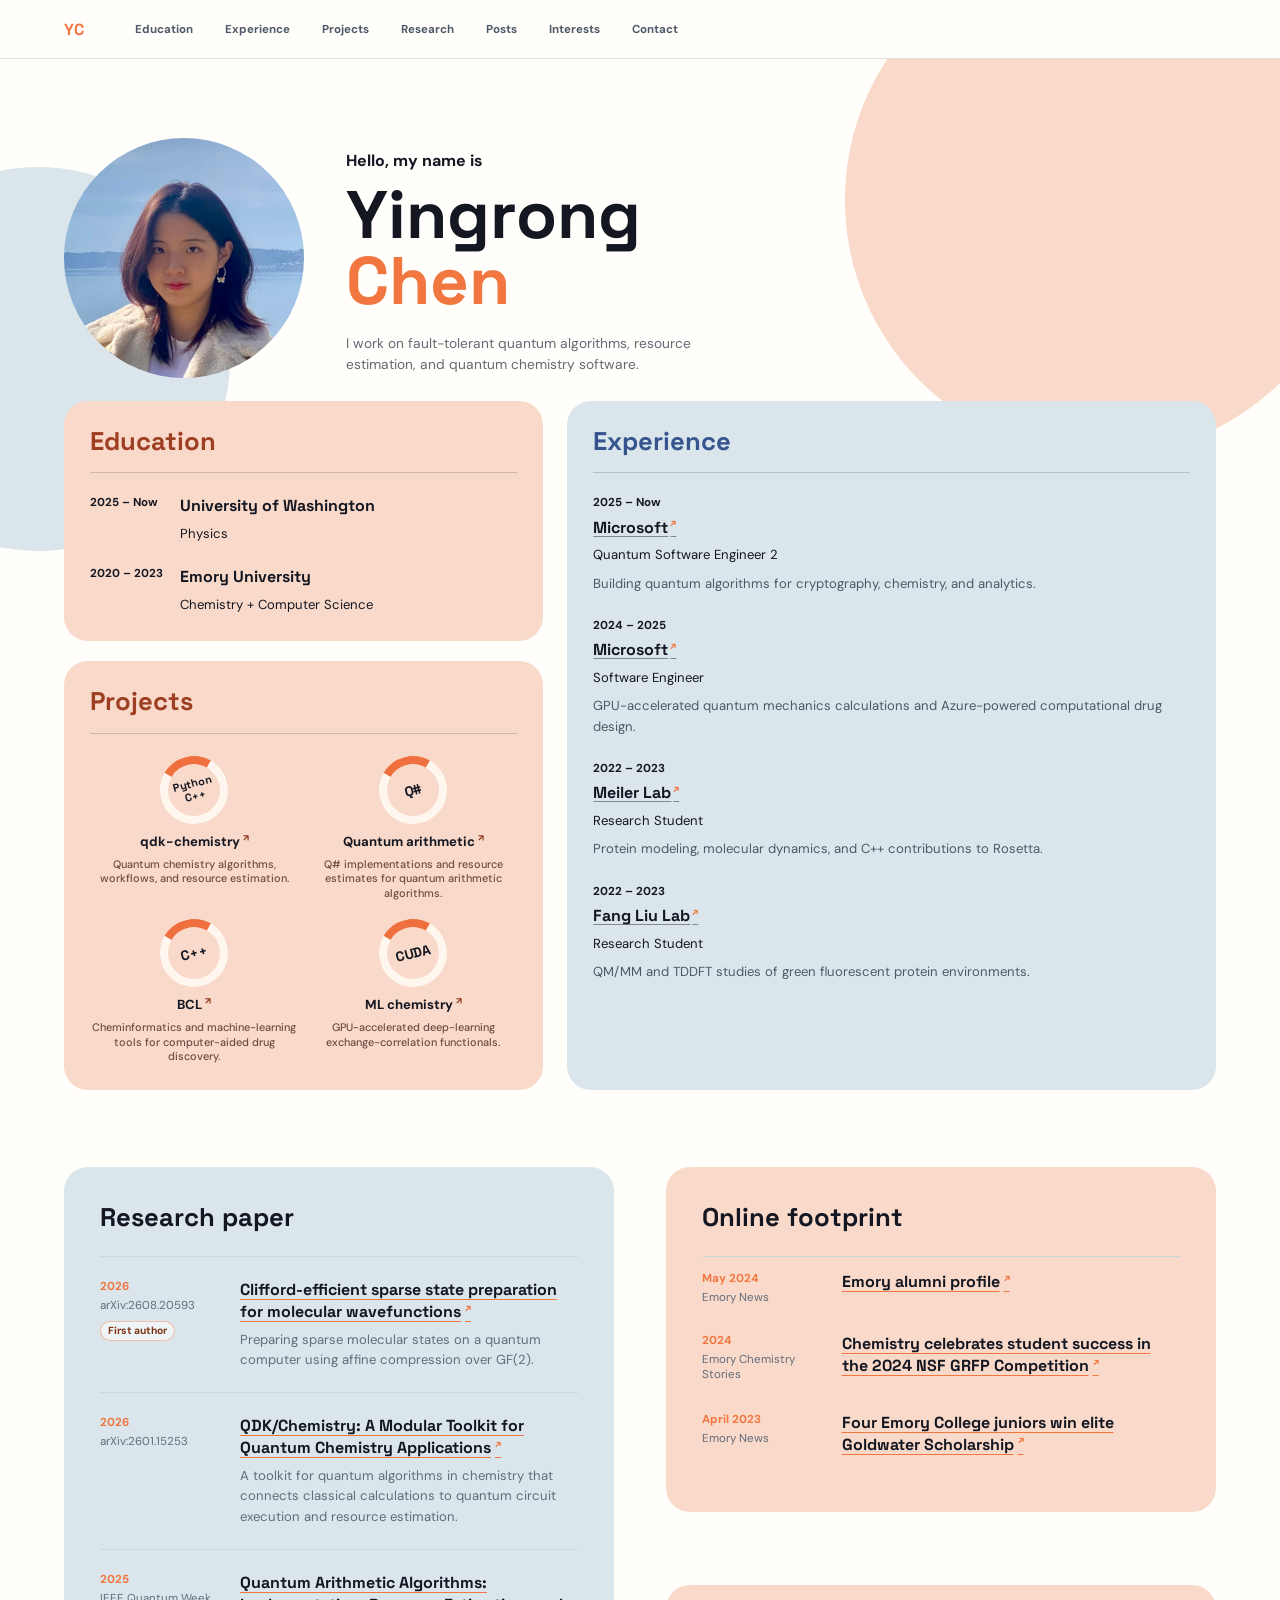
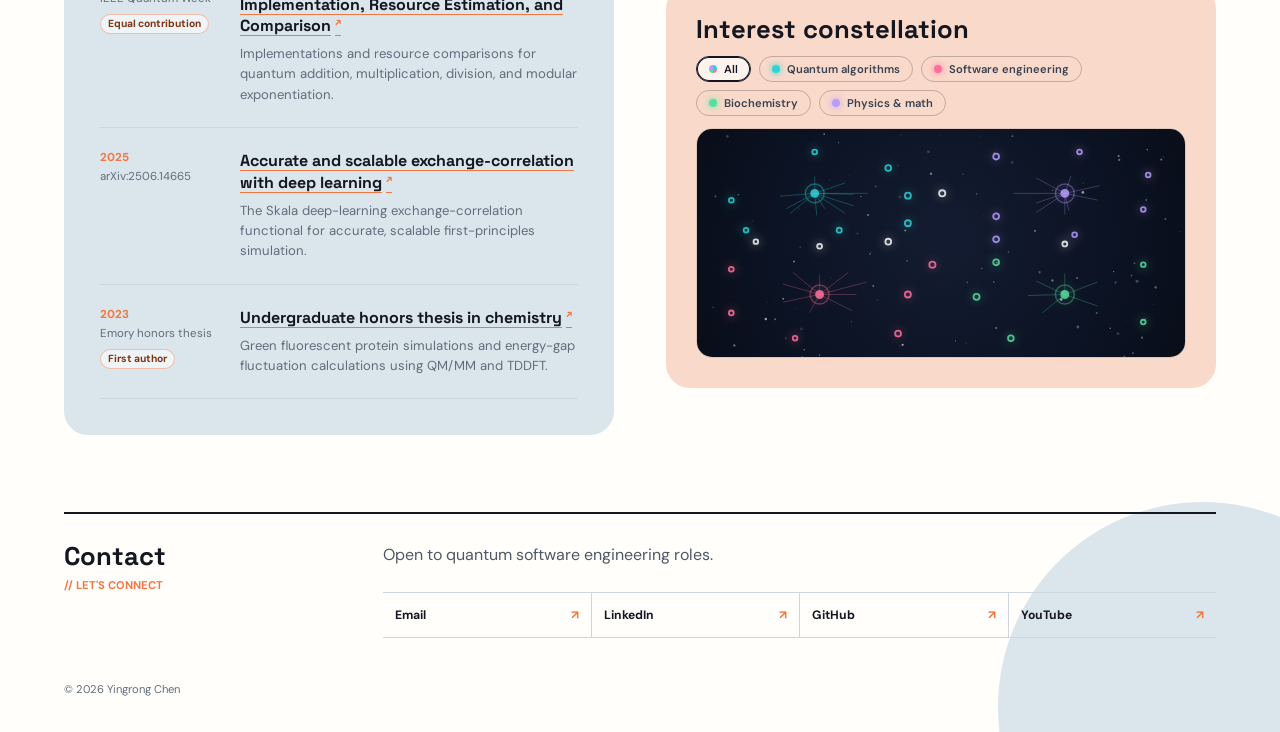
<file: index.html>
<!DOCTYPE html>
<html lang="en">

<head>
  <meta charset="utf-8" />
  <meta name="author" content="Yingrong Chen" />
  <meta name="viewport" content="width=device-width, initial-scale=1" />
  <title>Yingrong Chen | Portfolio</title>
  <link rel="preconnect" href="https://fonts.googleapis.com" />
  <link rel="preconnect" href="https://fonts.gstatic.com" crossorigin />
  <link href="https://fonts.googleapis.com/css2?family=DM+Sans:wght@400;500;600&family=Space+Grotesk:wght@500;600;700&display=swap" rel="stylesheet" />
  <link rel="stylesheet" href="/styles.css?v=20261015-3" />
</head>

<body class="profile-poster-page">
  <a class="skip-link" href="#main-content">Skip to content</a>

  <nav class="section-nav" aria-label="Portfolio sections">
    <div class="section-nav-inner">
      <a class="section-nav-brand" href="#top" aria-label="Back to top">YC</a>
      <div class="section-nav-links">
        <a href="#education">Education</a>
        <a href="#experience">Experience</a>
        <a href="#code">Projects</a>
        <a href="#research">Research</a>
        <a href="#footprint">Posts</a>
        <a href="#constellation">Interests</a>
        <a href="#contact">Contact</a>
      </div>
    </div>
  </nav>

  <main class="profile-poster" id="main-content">
    <div class="poster-shape poster-shape-blue" aria-hidden="true"></div>
    <div class="poster-shape poster-shape-peach" aria-hidden="true"></div>
    <div class="poster-shape poster-shape-bottom" aria-hidden="true"></div>

    <header class="poster-hero" id="top">
      <button class="poster-portrait" type="button" aria-label="Show Lady the cat" aria-pressed="false" title="Double-click to meet Lady">
        <img src="/images/profile.png" data-person-src="/images/profile.png" data-cat-src="/images/lady-cat.webp" itemprop="image" alt="Yingrong Chen" />
      </button>
      <div class="poster-intro">
        <p class="hello">Hello, my name is</p>
        <h1 itemprop="name">Yingrong <span>Chen</span></h1>
        <p class="intro-copy">
          I work on fault-tolerant quantum algorithms, resource estimation, and quantum chemistry software.
        </p>
      </div>
    </header>

    <div class="poster-grid">
      <section class="poster-card education-card" id="education">
        <h2>Education</h2>
        <div class="education-row">
          <p>2025 – Now</p>
          <div><h3>University of Washington</h3><span>Physics</span></div>
        </div>
        <div class="education-row">
          <p>2020 – 2023</p>
          <div><h3>Emory University</h3><span>Chemistry + Computer Science</span></div>
        </div>
      </section>

      <section class="poster-card experience-card" id="experience">
        <h2>Experience</h2>
        <article>
          <p class="date">2025 – Now</p>
          <h3><a class="experience-link" href="https://quantum.microsoft.com/en-us/vision/quantum-for-chemistry" target="_blank" rel="noreferrer">Microsoft</a></h3>
          <p class="role">Quantum Software Engineer 2</p>
          <p>Building quantum algorithms for cryptography, chemistry, and analytics.</p>
        </article>
        <article>
          <p class="date">2024 – 2025</p>
          <h3><a class="experience-link" href="https://azure.microsoft.com/en-us/blog/quantum/2024/06/18/introducing-two-powerful-new-capabilities-in-azure-quantum-elements-generative-chemistry-and-accelerated-dft/" target="_blank" rel="noreferrer">Microsoft</a></h3>
          <p class="role">Software Engineer</p>
          <p>GPU-accelerated quantum mechanics calculations and Azure-powered computational drug design.</p>
        </article>
        <article>
          <p class="date">2022 – 2023</p>
          <h3><a class="experience-link" href="https://meilerlab.org/" target="_blank" rel="noreferrer">Meiler Lab</a></h3>
          <p class="role">Research Student</p>
          <p>Protein modeling, molecular dynamics, and C++ contributions to Rosetta.</p>
        </article>
        <article>
          <p class="date">2022 – 2023</p>
          <h3><a class="experience-link" href="https://flgroup.emorychem.science/people/" target="_blank" rel="noreferrer">Fang Liu Lab</a></h3>
          <p class="role">Research Student</p>
          <p>QM/MM and TDDFT studies of green fluorescent protein environments.</p>
        </article>
      </section>

      <section class="poster-card coded-card" id="code">
        <h2>Projects</h2>
        <div class="code-badges">
          <a href="https://github.com/microsoft/qdk-chemistry/tree/main/python/src/qdk_chemistry/algorithms" aria-label="QDK Chemistry algorithms">
            <span class="code-ring code-ring-stacked"><span>Python</span><span>C++</span></span>
            <strong>qdk-chemistry</strong>
            <small class="code-description">Quantum chemistry algorithms, workflows, and resource estimation.</small>
          </a>
          <a href="https://github.com/fedimser/quant-arith-re" aria-label="QuantumArithmetic project">
            <span class="code-ring">Q#</span>
            <strong>Quantum arithmetic</strong>
            <small class="code-description">Q# implementations and resource estimates for quantum arithmetic algorithms.</small>
          </a>
          <a href="https://github.com/YingrongChen/bcl" aria-label="Biochemical Library project">
            <span class="code-ring">C++</span>
            <strong>BCL</strong>
            <small class="code-description">Cheminformatics and machine-learning tools for computer-aided drug discovery.</small>
          </a>
          <a href="https://github.com/microsoft/skala" aria-label="Skala project">
            <span class="code-ring">CUDA</span>
            <strong>ML chemistry</strong>
            <small class="code-description">GPU-accelerated deep-learning exchange-correlation functionals.</small>
          </a>
        </div>
      </section>
    </div>

    <div class="research-posts-grid">
    <section class="online-footprint research-output" id="research" aria-labelledby="research-output-title">
      <header class="footprint-heading">
        <h2 id="research-output-title">Research paper</h2>
      </header>

      <div class="footprint-list">
        <article class="footprint-item">
          <div class="footprint-meta">
            <time datetime="2026-08-20">2026</time>
            <span>arXiv:2608.20593</span>
            <span class="authorship-credit">First author</span>
          </div>
          <div>
            <h3><a class="footprint-link" href="https://arxiv.org/abs/2608.20593" target="_blank" rel="noreferrer">Clifford-efficient sparse state preparation for molecular wavefunctions</a></h3>
            <p>Preparing sparse molecular states on a quantum computer using affine compression over GF(2).</p>
          </div>
        </article>

        <article class="footprint-item">
          <div class="footprint-meta">
            <time datetime="2026-01-21">2026</time>
            <span>arXiv:2601.15253</span>
          </div>
          <div>
            <h3><a class="footprint-link" href="https://arxiv.org/abs/2601.15253" target="_blank" rel="noreferrer">QDK/Chemistry: A Modular Toolkit for Quantum Chemistry Applications</a></h3>
            <p>A toolkit for quantum algorithms in chemistry that connects classical calculations to quantum circuit execution and resource estimation.</p>
          </div>
        </article>

        <article class="footprint-item">
          <div class="footprint-meta">
            <time datetime="2025-08-30">2025</time>
            <span>IEEE Quantum Week</span>
            <span class="authorship-credit">Equal contribution</span>
          </div>
          <div>
            <h3><a class="footprint-link" href="https://ieeexplore.ieee.org/document/11250189" target="_blank" rel="noreferrer">Quantum Arithmetic Algorithms: Implementation, Resource Estimation, and Comparison</a></h3>
            <p>Implementations and resource comparisons for quantum addition, multiplication, division, and modular exponentiation.</p>
          </div>
        </article>

        <article class="footprint-item">
          <div class="footprint-meta">
            <time datetime="2025-06-17">2025</time>
            <span>arXiv:2506.14665</span>
          </div>
          <div>
            <h3><a class="footprint-link" href="https://arxiv.org/abs/2506.14665" target="_blank" rel="noreferrer">Accurate and scalable exchange-correlation with deep learning</a></h3>
            <p>The Skala deep-learning exchange-correlation functional for accurate, scalable first-principles simulation.</p>
          </div>
        </article>

        <article class="footprint-item">
          <div class="footprint-meta">
            <time datetime="2023">2023</time>
            <span>Emory honors thesis</span>
            <span class="authorship-credit">First author</span>
          </div>
          <div>
            <h3><a class="footprint-link" href="https://etd.library.emory.edu/downloads/fx719n94x?locale=en" target="_blank" rel="noreferrer">Undergraduate honors thesis in chemistry</a></h3>
            <p>Green fluorescent protein simulations and energy-gap fluctuation calculations using QM/MM and TDDFT.</p>
          </div>
        </article>
      </div>
    </section>

    <section class="online-footprint" id="footprint" aria-labelledby="footprint-title">
      <header class="footprint-heading">
        <h2 id="footprint-title">Online footprint</h2>
      </header>

      <div class="footprint-list">
        <article class="footprint-item">
          <div class="footprint-meta">
            <time datetime="2024-05-28">May 2024</time>
            <span>Emory News</span>
          </div>
          <div>
            <h3><a class="footprint-link" href="https://news.emorychem.science/yingrong-chen/" target="_blank" rel="noreferrer">Emory alumni profile</a></h3>
          </div>
        </article>

        <article class="footprint-item">
          <div class="footprint-meta">
            <time datetime="2024">2024</time>
            <span>Emory Chemistry Stories</span>
          </div>
          <div>
            <h3><a class="footprint-link" href="https://chemistry.emory.edu/stories/NSF2024/" target="_blank" rel="noreferrer">Chemistry celebrates student success in the 2024 NSF GRFP Competition</a></h3>
          </div>
        </article>

        <article class="footprint-item">
          <div class="footprint-meta">
            <time datetime="2023-04-20">April 2023</time>
            <span>Emory News</span>
          </div>
          <div>
            <h3><a class="footprint-link" href="https://news.emory.edu/stories/2023/04/four-emory-college-juniors-win-elite-goldwater-scholarship" target="_blank" rel="noreferrer">Four Emory College juniors win elite Goldwater Scholarship</a></h3>
          </div>
        </article>
      </div>
    </section>

    <section class="constellation-card" id="constellation" aria-labelledby="constellation-title">
      <h2 id="constellation-title">Interest constellation</h2>

      <div class="constellation-filters" role="group" aria-label="Interest legend and filter">
        <button type="button" class="constellation-filter legend-all is-active" data-cluster="all" aria-pressed="true">All</button>
        <button type="button" class="constellation-filter legend-algorithms" data-cluster="algorithms" aria-pressed="false">Quantum algorithms</button>
        <button type="button" class="constellation-filter legend-software" data-cluster="software-engineering" aria-pressed="false">Software engineering</button>
        <button type="button" class="constellation-filter legend-biochemistry" data-cluster="biochemistry" aria-pressed="false">Biochemistry</button>
        <button type="button" class="constellation-filter legend-physics" data-cluster="physics-math" aria-pressed="false">Physics &amp; math</button>
      </div>

      <div class="constellation-stage">
        <canvas id="knowledge-constellation" tabindex="0" role="img" aria-label="Interactive map of Yingrong Chen's interests"></canvas>
        <div class="constellation-tooltip" aria-hidden="true"></div>
      </div>

      <div class="constellation-detail" aria-live="polite" hidden>
        <strong></strong>
        <span></span>
      </div>
    </section>

    </div>

    <section class="contact-section" id="contact" aria-labelledby="contact-title">
      <header>
        <h2 id="contact-title">Contact</h2>
        <p class="contact-kicker">// Let's connect</p>
      </header>
      <div class="contact-body">
        <p class="contact-note">Open to quantum software engineering roles.</p>
        <div class="contact-links">
          <a class="contact-link" href="mailto:yingrong.chen.momo@gmail.com"><span>Email</span><span aria-hidden="true">↗</span></a>
          <a class="contact-link" href="https://www.linkedin.com/in/yingrong-chen/" target="_blank" rel="noreferrer"><span>LinkedIn</span><span aria-hidden="true">↗</span></a>
          <a class="contact-link" href="https://github.com/YingrongChen" target="_blank" rel="noreferrer"><span>GitHub</span><span aria-hidden="true">↗</span></a>
          <a class="contact-link" href="https://www.youtube.com/@yingrongchen5112/videos" target="_blank" rel="noreferrer"><span>YouTube</span><span aria-hidden="true">↗</span></a>
        </div>
      </div>
    </section>

    <footer class="poster-footer">
      <p>&copy; 2026 Yingrong Chen</p>
    </footer>
  </main>

  <script src="/profile.js?v=20261014" defer></script>
  <script src="/constellation.js?v=20261015-2" defer></script>

</body>

</html>
</file>
<file: styles.css>
:root {
    --bg: #fffdf8;
    --ink: #1f2937;
    --muted: #4b5563;
    --surface: #ffffff;
    --surface-alt: #fff7e8;
    --line: #e8d9c0;
    --accent: #005f73;
    --accent-soft: #e7f4f6;
    --glow: linear-gradient(135deg, #fde68a 0%, #fca5a5 45%, #93c5fd 100%);
}

* {
    box-sizing: border-box;
}

body {
    margin: 0;
    color: var(--ink);
    font-family: "Manrope", sans-serif;
    background:
        radial-gradient(circle at 10% 0%, #fff6dc 0%, rgba(255, 246, 220, 0) 45%),
        radial-gradient(circle at 95% 10%, #e2f5ff 0%, rgba(226, 245, 255, 0) 40%),
        var(--bg);
}

h1,
h2,
h3,
h4 {
    font-family: "Fraunces", serif;
    letter-spacing: 0.01em;
}

a {
    color: var(--accent);
}

.site-nav {
    position: sticky;
    top: 0;
    z-index: 10;
    border-bottom: 1px solid var(--line);
    background: rgba(255, 253, 248, 0.9);
    backdrop-filter: blur(8px);
}

.nav-shell {
    min-height: 68px;
    display: flex;
    align-items: center;
    justify-content: space-between;
    gap: 1rem;
}

.brand {
    text-decoration: none;
    color: var(--ink);
    font-family: "Fraunces", serif;
    font-size: 1.2rem;
    font-weight: 700;
}

.nav-links {
    list-style: none;
    margin: 0;
    padding: 0;
    display: flex;
    gap: 0.8rem;
}

.nav-links a {
    display: inline-block;
    text-decoration: none;
    color: var(--ink);
    padding: 0.45rem 0.8rem;
    border-radius: 999px;
    transition: background-color 0.2s ease;
}

.nav-links a:hover,
.nav-links a.active {
    background: var(--accent-soft);
}

.page-shell {
    padding: 2rem 1rem 3rem;
}

.hero-grid {
    display: grid;
    grid-template-columns: 320px 1fr;
    gap: 1.25rem;
    align-items: stretch;
}

.profile-card,
.intro-card,
.info-card,
.project-card,
.hobby-callout,
.hobby-intro,
.hobby-card {
    background: var(--surface);
    border: 1px solid var(--line);
    border-radius: 20px;
    box-shadow: 0 12px 30px rgba(0, 0, 0, 0.05);
}

.profile-card {
    padding: 1.4rem;
    text-align: center;
}

.portrait {
    width: 170px;
    height: 170px;
    border-radius: 50%;
    border: 5px solid transparent;
    background: var(--glow);
    padding: 4px;
    object-fit: cover;
}

.profile-card h1 {
    margin: 0.9rem 0 0.2rem;
    font-size: 1.8rem;
}

.subtitle {
    margin: 0;
    color: var(--muted);
}

.contact {
    margin-top: 1rem;
    display: flex;
    justify-content: center;
    gap: 0.7rem;
}

.contact a {
    text-decoration: none;
    color: var(--ink);
    background: var(--surface-alt);
    border: 1px solid var(--line);
    border-radius: 999px;
    padding: 0.35rem 0.8rem;
}

.intro-card {
    padding: 1.5rem;
}

.intro-card p {
    color: var(--muted);
    line-height: 1.7;
}

.content-grid {
    margin-top: 1.2rem;
    display: grid;
    gap: 1rem;
    grid-template-columns: repeat(3, minmax(0, 1fr));
}

.info-card {
    padding: 1.2rem;
}

.project-section {
    margin-top: 1.6rem;
}

.project-grid {
    display: grid;
    gap: 1rem;
    grid-template-columns: repeat(2, minmax(0, 1fr));
}

.project-card {
    padding: 1.2rem;
}

.project-card h4 {
    margin-top: 0;
}

.hobby-callout {
    margin-top: 1.4rem;
    padding: 1.2rem;
    background: var(--surface-alt);
}

/* Hobby page */
.hobby-intro {
    margin-bottom: 1.2rem;
    padding: 1.25rem;
}

.hobby-intro code {
    color: #7c2d12;
}

.hobby-grid {
    display: grid;
    grid-template-columns: repeat(2, minmax(0, 1fr));
    gap: 1rem;
}

.hobby-card {
    overflow: hidden;
}

.hobby-photo-placeholder,
.hobby-photo {
    width: 100%;
    height: 240px;
}

.hobby-photo-placeholder {
    background:
        linear-gradient(45deg, rgba(0, 95, 115, 0.12), rgba(251, 191, 36, 0.18)),
        repeating-linear-gradient(-45deg, #f8ead3 0, #f8ead3 14px, #fff5e8 14px, #fff5e8 28px);
    border-bottom: 1px solid var(--line);
}

.hobby-photo {
    object-fit: cover;
    border-bottom: 1px solid var(--line);
}

.hobby-text {
    padding: 1rem;
}

.hobby-text h4 {
    margin-top: 0;
}

.hobby-text p {
    margin-bottom: 0;
    color: var(--muted);
    line-height: 1.6;
}

@media (max-width: 991px) {
    .hero-grid {
        grid-template-columns: 1fr;
    }

    .content-grid {
        grid-template-columns: 1fr;
    }

    .project-grid,
    .hobby-grid {
        grid-template-columns: 1fr;
    }
}

/* Home profile */
.portfolio-page {
    --portfolio-blue: #164f91;
    --portfolio-blue-deep: #103b70;
    --portfolio-orange: #f28a32;
    --portfolio-ink: #162235;
    --portfolio-paper: #f7f5ef;
    --portfolio-line: #cbd4dd;
    margin: 0;
    color: var(--portfolio-ink);
    font-family: "DM Sans", sans-serif;
    background: #e7edf2;
}

.portfolio-page h1,
.portfolio-page h2,
.portfolio-page h3,
.portfolio-page p {
    margin-top: 0;
}

.portfolio-page h1,
.portfolio-page h2,
.portfolio-page h3,
.portfolio-page .wordmark {
    font-family: "Space Grotesk", sans-serif;
    letter-spacing: 0;
}

.topbar {
    width: min(1120px, calc(100% - 40px));
    min-height: 72px;
    margin: 0 auto;
    display: flex;
    align-items: center;
    justify-content: space-between;
}

.wordmark {
    color: var(--portfolio-blue-deep);
    font-size: 1.4rem;
    font-weight: 700;
    text-decoration: none;
}

.wordmark span {
    color: var(--portfolio-orange);
}

.social-nav {
    display: flex;
    gap: 1.5rem;
}

.social-nav a {
    color: var(--portfolio-ink);
    font-size: 0.8rem;
    font-weight: 600;
    text-decoration: none;
    text-transform: uppercase;
}

.social-nav a::after {
    content: " ↗";
    color: var(--portfolio-orange);
}

.resume-sheet {
    width: min(1120px, calc(100% - 40px));
    min-height: 920px;
    margin: 0 auto 48px;
    display: grid;
    grid-template-columns: minmax(270px, 32%) 1fr;
    overflow: hidden;
    background: var(--portfolio-paper);
    box-shadow: 0 24px 70px rgba(16, 59, 112, 0.16);
}

.side-panel {
    padding: 42px 34px;
    color: #fff;
    background: var(--portfolio-blue);
}

.portrait-frame {
    position: relative;
    width: min(220px, 100%);
    aspect-ratio: 4 / 5;
    margin-bottom: 42px;
}

.portrait-frame::after {
    position: absolute;
    right: -13px;
    bottom: -13px;
    z-index: 0;
    width: 68%;
    height: 45%;
    border: 4px solid var(--portfolio-orange);
    content: "";
}

.portrait-frame img {
    position: relative;
    z-index: 1;
    width: 100%;
    height: 100%;
    object-fit: cover;
    filter: saturate(0.86) contrast(1.04);
}

.side-section {
    margin-top: 38px;
}

.section-number {
    margin-bottom: 7px;
    color: var(--portfolio-orange);
    font: 700 0.72rem/1 "Space Grotesk", sans-serif;
}

.side-section h2,
.section-heading h2 {
    margin-bottom: 18px;
    font-size: 1.45rem;
    font-weight: 600;
}

.side-section > p:last-child {
    margin-bottom: 0;
    color: rgba(255, 255, 255, 0.82);
    font-size: 0.9rem;
    line-height: 1.72;
}

.photo-slots {
    display: grid;
    grid-template-columns: 1fr 1fr;
    gap: 12px;
}

.photo-slot {
    aspect-ratio: 1;
    border: 1px solid rgba(255, 255, 255, 0.5);
    background: rgba(255, 255, 255, 0.06);
}

.dance-slot {
    position: relative;
    margin-top: 20px;
}

.dance-slot::after {
    position: absolute;
    right: -5px;
    bottom: -5px;
    width: 26px;
    height: 26px;
    border-right: 3px solid var(--portfolio-orange);
    border-bottom: 3px solid var(--portfolio-orange);
    content: "";
}

.currently-block dl,
.currently-block dd {
    margin: 0;
}

.currently-block dl > div {
    padding: 12px 0;
    border-top: 1px solid rgba(255, 255, 255, 0.22);
}

.currently-block dt {
    margin-bottom: 3px;
    color: var(--portfolio-orange);
    font-size: 0.68rem;
    font-weight: 600;
    text-transform: uppercase;
}

.currently-block dd {
    color: rgba(255, 255, 255, 0.88);
    font-size: 0.86rem;
}

.main-panel {
    padding: 64px 58px 40px;
}

.hero {
    position: relative;
    padding-bottom: 50px;
    border-bottom: 1px solid var(--portfolio-line);
}

.hero::before {
    position: absolute;
    top: -64px;
    right: -58px;
    width: 110px;
    height: 24px;
    background: var(--portfolio-orange);
    content: "";
}

.eyebrow {
    margin-bottom: 20px;
    color: var(--portfolio-blue);
    font-size: 0.72rem;
    font-weight: 600;
    text-transform: uppercase;
}

.hero h1 {
    margin-bottom: 24px;
    color: var(--portfolio-blue-deep);
    font-size: clamp(4rem, 8vw, 6.8rem);
    font-weight: 700;
    line-height: 0.82;
}

.hero h1 span {
    color: var(--portfolio-orange);
}

.hero-note {
    max-width: 560px;
    margin-bottom: 0;
    color: #536173;
    font-size: 1.05rem;
    line-height: 1.65;
}

.main-section {
    padding: 42px 0 10px;
}

.section-heading {
    display: grid;
    grid-template-columns: 42px 1fr;
    align-items: baseline;
}

.section-heading h2 {
    color: var(--portfolio-blue-deep);
}

.coded-list {
    border-top: 2px solid var(--portfolio-blue-deep);
}

.coded-item {
    display: grid;
    grid-template-columns: 28px 1fr 130px;
    gap: 14px;
    padding: 22px 0;
    border-bottom: 1px solid var(--portfolio-line);
}

.project-index,
.project-tech,
.coded-item p {
    margin-bottom: 0;
}

.project-index {
    color: var(--portfolio-orange);
    font-weight: 700;
}

.coded-item h3 {
    margin-bottom: 7px;
    font-size: 1.05rem;
}

.coded-item h3 a {
    color: inherit;
    text-decoration-color: var(--portfolio-orange);
    text-underline-offset: 4px;
}

.coded-item div p {
    color: #5f6a78;
    font-size: 0.86rem;
    line-height: 1.55;
}

.project-tech {
    align-self: start;
    color: var(--portfolio-blue);
    font-size: 0.68rem;
    font-weight: 600;
    text-align: right;
    text-transform: uppercase;
}

.fact-grid {
    display: grid;
    grid-template-columns: 1fr 1fr;
    gap: 0 32px;
}

.fact-grid > div {
    min-height: 90px;
    padding: 17px 0;
    border-top: 1px solid var(--portfolio-line);
}

.fact-grid p {
    margin-bottom: 0;
    font-size: 0.9rem;
}

.fact-label {
    margin-bottom: 6px !important;
    color: var(--portfolio-orange);
    font-size: 0.68rem !important;
    font-weight: 600;
    text-transform: uppercase;
}

.page-footer {
    margin-top: 34px;
    padding-top: 24px;
    display: flex;
    justify-content: space-between;
    border-top: 2px solid var(--portfolio-blue-deep);
}

.page-footer p {
    margin-bottom: 0;
    color: var(--portfolio-blue-deep);
    font-weight: 600;
}

.page-footer a {
    color: var(--portfolio-blue);
    text-decoration-color: var(--portfolio-orange);
    text-underline-offset: 4px;
}

@media (max-width: 760px) {
    .topbar,
    .resume-sheet {
        width: min(100% - 24px, 560px);
    }

    .topbar {
        min-height: 62px;
    }

    .social-nav {
        gap: 0.8rem;
    }

    .social-nav a {
        font-size: 0.66rem;
    }

    .resume-sheet {
        grid-template-columns: 1fr;
        margin-bottom: 20px;
    }

    .side-panel {
        padding: 30px 26px 40px;
    }

    .portrait-frame {
        width: 180px;
    }

    .photo-slots {
        max-width: 280px;
    }

    .main-panel {
        padding: 48px 26px 32px;
    }

    .hero::before {
        top: -48px;
        right: -26px;
    }

    .hero h1 {
        font-size: clamp(3.4rem, 19vw, 5rem);
    }

    .coded-item {
        grid-template-columns: 24px 1fr;
    }

    .project-tech {
        grid-column: 2;
        text-align: left;
    }

    .fact-grid {
        grid-template-columns: 1fr;
    }

    .page-footer {
        align-items: flex-start;
        flex-direction: column;
        gap: 8px;
    }
}

@media (max-width: 430px) {
    .social-nav a::after {
        content: "";
    }

    .wordmark {
        font-size: 1.1rem;
    }

    .social-nav {
        gap: 0.6rem;
    }

    .section-heading {
        grid-template-columns: 32px 1fr;
    }
}

/* Poster-style home */
html {
    scroll-behavior: smooth;
}

.profile-poster-page {
    --poster-ink: #141722;
    --poster-blue: #7188c0;
    --poster-blue-soft: #dbe5ec;
    --poster-peach: #ffb596;
    --poster-peach-soft: #f9d9c9;
    margin: 0;
    color: var(--poster-ink);
    font-family: "DM Sans", sans-serif;
    background: #fffefa;
}

.skip-link {
    position: fixed;
    top: 8px;
    left: 12px;
    z-index: 200;
    padding: 8px 12px;
    color: #fff;
    background: var(--poster-ink);
    transform: translateY(-150%);
}

.skip-link:focus {
    transform: translateY(0);
}

.section-nav {
    position: sticky;
    top: 0;
    z-index: 100;
    border-bottom: 1px solid rgba(20, 23, 34, 0.12);
    background: rgba(255, 254, 250, 0.9);
    backdrop-filter: blur(14px);
}

.section-nav-inner {
    width: 100%;
    max-width: 1440px;
    min-height: 58px;
    margin: 0 auto;
    padding: 0 clamp(20px, 5vw, 80px);
    display: flex;
    align-items: center;
    gap: clamp(20px, 4vw, 54px);
}

.section-nav-brand {
    flex: 0 0 auto;
    color: #f2763f;
    font: 700 1rem "Space Grotesk", sans-serif;
    text-decoration: none;
}

.section-nav-links {
    display: flex;
    align-items: center;
    gap: clamp(14px, 2.5vw, 34px);
    overflow-x: auto;
    scrollbar-width: none;
}

.section-nav-links::-webkit-scrollbar {
    display: none;
}

.section-nav-links a {
    padding: 19px 0 16px;
    border-bottom: 2px solid transparent;
    color: #4f5867;
    font-size: 0.72rem;
    font-weight: 700;
    text-decoration: none;
    white-space: nowrap;
}

.section-nav-links a:hover,
.section-nav-links a:focus-visible {
    border-bottom-color: #f2763f;
    color: var(--poster-ink);
}

.profile-poster-page h1,
.profile-poster-page h2,
.profile-poster-page h3,
.profile-poster-page p {
    margin-top: 0;
}

.profile-poster-page h1,
.profile-poster-page h2,
.profile-poster-page h3 {
    color: inherit;
    font-family: "Space Grotesk", sans-serif;
    letter-spacing: 0;
}

.poster-card h2,
.footprint-heading h2,
.constellation-card h2,
.contact-section h2 {
    font-size: clamp(1.35rem, 2vw, 1.75rem);
    font-weight: 700;
    line-height: 1.15;
}

.profile-poster {
    position: relative;
    width: 100%;
    min-height: 100vh;
    margin: 0;
    padding: clamp(36px, 5vw, 72px) clamp(20px, 5vw, 80px) 36px;
    overflow: hidden;
    background: #fffefa;
    isolation: isolate;
}

.profile-poster > *:not(.poster-shape) {
    position: relative;
    z-index: 1;
    max-width: 1440px;
    margin-left: auto;
    margin-right: auto;
}

.profile-poster section[id],
.poster-hero[id] {
    scroll-margin-top: 76px;
}

.poster-shape {
    position: absolute;
    z-index: 0;
    border-radius: 50%;
    pointer-events: none;
}

.poster-shape-blue {
    top: 108px;
    left: -12vw;
    width: clamp(320px, 30vw, 560px);
    height: clamp(320px, 30vw, 560px);
    background: var(--poster-blue-soft);
}

.poster-shape-peach {
    top: -115px;
    right: -6vw;
    width: clamp(460px, 40vw, 780px);
    height: clamp(460px, 40vw, 780px);
    background: var(--poster-peach-soft);
}

.poster-shape-bottom {
    right: -10vw;
    bottom: -180px;
    width: clamp(380px, 32vw, 620px);
    height: clamp(380px, 32vw, 620px);
    background: var(--poster-blue-soft);
}

.poster-hero {
    min-height: 270px;
    display: grid;
    grid-template-columns: 240px 1fr;
    gap: 42px;
    align-items: center;
}

.poster-portrait {
    width: 240px;
    height: 240px;
    padding: 0;
    overflow: hidden;
    border: 0;
    border-radius: 50%;
    background: #fff;
    cursor: pointer;
}

.poster-portrait img {
    width: 100%;
    height: 100%;
    object-fit: cover;
    transition: opacity 0.16s ease, transform 0.16s ease;
}

.poster-portrait.is-swapping img {
    opacity: 0;
    transform: scale(0.98);
}

.poster-portrait:focus-visible {
    outline: 3px solid #f2763f;
    outline-offset: 4px;
}

.poster-intro {
    padding-top: 10px;
}

.hello {
    margin-bottom: 12px;
    font-size: 1rem;
    font-weight: 700;
}

.poster-intro h1 {
    margin-bottom: 18px;
    font-size: clamp(2.7rem, 6vw, 4.2rem);
    font-weight: 700;
    line-height: 0.98;
}

.poster-intro h1 span {
    display: block;
    color: #f2763f;
}

.intro-copy {
    max-width: 390px;
    margin-bottom: 0;
    color: #686875;
    font-size: 0.86rem;
    line-height: 1.55;
}

.poster-grid {
    margin-top: 8px;
    display: grid;
    grid-template-columns: minmax(280px, 0.85fr) minmax(0, 1.15fr);
    grid-template-areas:
        "education experience"
        "coded experience";
    gap: 20px 24px;
    align-items: stretch;
}

.poster-card {
    padding: 26px;
    border-radius: 24px;
}

.poster-card h2 {
    margin-bottom: 22px;
    padding-bottom: 16px;
    border-bottom: 1px solid rgba(20, 23, 34, 0.18);
}

.coded-card {
    grid-area: coded;
    color: var(--poster-ink);
    background: var(--poster-peach-soft);
}

.coded-card h2,
.education-card h2 {
    color: #9e3f24;
}

.code-badges {
    display: grid;
    grid-template-columns: repeat(2, minmax(0, 1fr));
    gap: 18px 10px;
}

.code-badges > * {
    min-width: 0;
    color: var(--poster-ink);
    text-align: center;
    text-decoration: none;
}

.code-ring {
    width: 68px;
    height: 68px;
    margin: 0 auto 8px;
    display: grid;
    place-items: center;
    border: 8px solid #fff7ef;
    border-top-color: #ef6f3e;
    border-radius: 50%;
    font-family: "Space Grotesk", sans-serif;
    font-size: 0.86rem;
    font-weight: 700;
    transform: rotate(-15deg);
}

.code-ring-stacked {
    grid-template-rows: repeat(2, min-content);
    align-content: center;
    gap: 2px;
    font-size: 0.68rem;
    line-height: 1;
}

.code-ring + strong {
    display: block;
    font-size: 0.82rem;
    line-height: 1.35;
}

.code-description {
    margin-top: 6px;
    display: block;
    color: #6f4c42;
    font-size: 0.68rem;
    font-weight: 500;
    line-height: 1.35;
}

.code-badges > a strong::after {
    margin-left: 3px;
    color: #8c3217;
    font-size: 0.7em;
    vertical-align: super;
    content: "\2197";
}

.code-badges > a:hover strong,
.code-badges > a:focus-visible strong {
    text-decoration: underline;
    text-underline-offset: 3px;
}

.experience-card {
    grid-area: experience;
    color: var(--poster-ink);
    background: var(--poster-blue-soft);
}

.experience-card h2 {
    color: #36558f;
}

.experience-card article + article {
    margin-top: 24px;
}

.experience-card .date {
    margin-bottom: 6px;
    font-size: 0.72rem;
    font-weight: 700;
}

.experience-card h3,
.education-row h3,
.footprint-item h3 {
    margin-bottom: 7px;
    font-size: 1rem;
    line-height: 1.35;
}

.experience-link {
    color: inherit;
    text-decoration-color: rgba(20, 23, 34, 0.45);
    text-underline-offset: 3px;
}

.experience-link::after {
    margin-left: 2px;
    color: #f2763f;
    font-size: 0.65em;
    vertical-align: super;
    content: "\2197";
}

.experience-link:hover,
.experience-link:focus-visible {
    color: #f2763f;
    text-decoration-color: #f2763f;
}

.experience-card .role {
    margin-bottom: 8px;
    font-size: 0.82rem;
    line-height: 1.55;
}

.experience-card article > p:last-child {
    margin-bottom: 0;
    color: #4f5867;
    font-size: 0.82rem;
    line-height: 1.55;
}

.photos-card {
    grid-area: photos;
    color: #fff;
    background: var(--poster-blue);
}

.constellation-card {
    min-width: 0;
    margin-top: clamp(42px, 6vw, 78px);
    padding: clamp(24px, 4vw, 48px);
    display: flex;
    flex-direction: column;
    gap: 14px;
    overflow: hidden;
    border-radius: 24px;
    color: var(--poster-ink);
    background: var(--poster-peach-soft);
}

.constellation-card h2 {
    margin-bottom: 0;
}

.constellation-description {
    margin-bottom: 0;
    color: rgba(219, 229, 241, 0.72);
    font-size: 0.78rem;
}

.constellation-filters {
    display: flex;
    flex-wrap: wrap;
    gap: 8px;
}

.constellation-filter {
    padding: 5px 12px;
    border: 1px solid rgba(20, 23, 34, 0.24);
    border-radius: 999px;
    display: inline-flex;
    align-items: center;
    gap: 7px;
    color: #384152;
    background: transparent;
    font: 600 0.7rem "DM Sans", sans-serif;
    cursor: pointer;
    transition: background-color 0.2s ease, border-color 0.2s ease;
}

.constellation-filter::before {
    width: 8px;
    height: 8px;
    flex: 0 0 auto;
    border-radius: 50%;
    background: var(--legend-color);
    box-shadow: 0 0 7px var(--legend-color);
    content: "";
}

.constellation-filter:hover,
.constellation-filter:focus-visible {
    border-color: var(--control-color);
}

.constellation-filter.is-active {
    border-color: var(--control-color);
    color: var(--poster-ink);
    background: rgba(255, 255, 255, 0.68);
    box-shadow: inset 0 0 0 1px var(--control-color);
}

.legend-all {
    --control-color: var(--poster-ink);
    --legend-color: var(--poster-ink);
}

.legend-all::before {
    background: conic-gradient(#2dd4d7 0 25%, #ff719d 0 50%, #57dfa0 0 75%, #b99cff 0);
    box-shadow: none;
}

.legend-algorithms {
    --control-color: #007c83;
    --legend-color: #2dd4d7;
}

.legend-software {
    --control-color: #b23b68;
    --legend-color: #ff719d;
}

.legend-biochemistry {
    --control-color: #287a59;
    --legend-color: #57dfa0;
}

.legend-physics {
    --control-color: #7358ad;
    --legend-color: #b99cff;
}

.constellation-stage {
    position: relative;
    flex: 1;
    min-height: 360px;
    aspect-ratio: 16 / 10;
    overflow: hidden;
    border: 1px solid rgba(20, 23, 34, 0.1);
    border-radius: 16px;
}

.constellation-stage canvas {
    position: absolute;
    inset: 0;
    display: block;
    width: 100%;
    height: 100%;
}

.constellation-stage canvas.is-pointing {
    cursor: pointer;
}

.constellation-stage canvas:focus-visible {
    outline: 2px solid #007c83;
    outline-offset: -2px;
}

.constellation-tooltip {
    position: absolute;
    z-index: 2;
    padding: 4px 10px;
    border: 1px solid rgba(45, 212, 215, 0.4);
    border-radius: 8px;
    color: #fff;
    background: rgba(7, 11, 20, 0.92);
    font-size: 0.72rem;
    white-space: nowrap;
    pointer-events: none;
    opacity: 0;
    transition: opacity 0.15s ease;
}

.constellation-tooltip.is-visible {
    opacity: 1;
}

.constellation-detail {
    min-height: 3.2em;
    font-size: 0.78rem;
    line-height: 1.45;
}

.constellation-detail strong {
    display: block;
    color: #007c83;
}

.constellation-detail span {
    color: #4f5867;
}

.online-footprint {
    margin-top: clamp(42px, 6vw, 78px);
    padding-top: 28px;
    display: grid;
    grid-template-columns: minmax(190px, 0.45fr) minmax(0, 1.55fr);
    gap: 32px clamp(32px, 6vw, 88px);
    border-top: 2px solid var(--poster-ink);
}

.research-output {
    margin-top: clamp(36px, 4vw, 56px);
}

.research-posts-grid {
    margin-top: clamp(42px, 6vw, 78px);
    display: grid;
    grid-template-columns: repeat(2, minmax(0, 1fr));
    column-gap: clamp(28px, 4vw, 58px);
    row-gap: 26px;
    align-items: start;
}

.research-posts-grid .online-footprint {
    margin-top: 0;
    padding: clamp(24px, 3vw, 36px);
    display: block;
    border-top: 0;
    border-radius: 24px;
}

.research-posts-grid #research {
    grid-column: 1;
    grid-row: 1 / span 2;
    background: var(--poster-blue-soft);
}

.research-posts-grid #footprint {
    grid-column: 2;
    grid-row: 1;
    background: var(--poster-peach-soft);
}

.research-posts-grid #footprint .footprint-item {
    padding-top: 14px;
    padding-bottom: 14px;
    border-bottom: 0;
}

.research-posts-grid #footprint .footprint-list {
    border-top: 1px solid #ced5df;
}

.research-posts-grid .constellation-card {
    grid-column: 2;
    grid-row: 2;
    margin-top: 0;
    padding: clamp(20px, 2.5vw, 30px);
    gap: 12px;
}

.research-posts-grid .constellation-stage {
    min-height: 0;
    aspect-ratio: 32 / 15;
}

.research-posts-grid .footprint-heading {
    margin-bottom: 24px;
}

.research-posts-grid .footprint-item {
    grid-template-columns: 120px minmax(0, 1fr);
    gap: 20px;
}

@media (max-width: 1100px) {
    .research-posts-grid {
        grid-template-columns: 1fr;
    }

    .research-posts-grid #research,
    .research-posts-grid #footprint,
    .research-posts-grid .constellation-card {
        grid-column: 1;
        grid-row: auto;
    }

    .research-posts-grid .constellation-stage {
        aspect-ratio: 16 / 10;
    }
}

.footprint-heading h2 {
    margin-bottom: 0;
}

.footprint-list {
    border-top: 1px solid #ced5df;
}

.footprint-item {
    padding: 22px 0;
    display: grid;
    grid-template-columns: 150px minmax(0, 1fr);
    gap: 24px;
    border-bottom: 1px solid #ced5df;
}

.footprint-meta {
    display: flex;
    flex-direction: column;
    gap: 4px;
    color: #626c7b;
    font-size: 0.72rem;
}

.footprint-meta time {
    color: #f2763f;
    font-weight: 700;
}

.footprint-meta .authorship-credit {
    width: fit-content;
    margin-top: 4px;
    padding: 3px 7px;
    border: 1px solid rgba(242, 118, 63, 0.42);
    border-radius: 999px;
    color: #7d3212;
    background: rgba(255, 255, 255, 0.56);
    font-size: 0.64rem;
    font-weight: 700;
    line-height: 1.2;
    white-space: nowrap;
}

.footprint-item p {
    margin-bottom: 0;
    color: #626c7b;
    font-size: 0.82rem;
    line-height: 1.55;
}

.footprint-link {
    color: var(--poster-ink);
    text-decoration-color: #f2763f;
    text-underline-offset: 4px;
}

.footprint-link::after {
    margin-left: 4px;
    color: #f2763f;
    font-size: 0.65em;
    vertical-align: super;
    content: "\2197";
}

.footprint-link:hover,
.footprint-link:focus-visible {
    color: #f2763f;
}

.media-grid {
    display: grid;
    grid-template-columns: 1fr 1fr;
    gap: 12px;
}

.media-space {
    min-height: 112px;
    border: 2px solid rgba(255, 255, 255, 0.68);
    background: rgba(255, 255, 255, 0.08);
}

.cat-photo-space {
    border-radius: 50%;
}

.dance-video-space {
    align-self: end;
    aspect-ratio: 4 / 5;
    border-radius: 8px;
}

.education-card {
    grid-area: education;
    background: var(--poster-peach-soft);
}

.education-row {
    display: grid;
    grid-template-columns: 82px 1fr;
    gap: 8px;
}

.education-row + .education-row {
    margin-top: 22px;
}

.education-row p {
    margin-bottom: 6px;
    font-size: 0.72rem;
    font-weight: 700;
}

.education-row h3,
.education-row span {
    display: block;
}

.education-row span {
    font-size: 0.82rem;
    line-height: 1.55;
}

.contact-section {
    margin-top: clamp(42px, 6vw, 78px);
    padding-top: 28px;
    display: grid;
    grid-template-columns: minmax(190px, 0.45fr) minmax(0, 1.55fr);
    gap: 32px clamp(32px, 6vw, 88px);
    border-top: 2px solid var(--poster-ink);
}

.contact-section h2 {
    margin-bottom: 7px;
}

.contact-kicker {
    margin-bottom: 0;
    color: #f2763f;
    font-size: 0.7rem;
    font-weight: 700;
    text-transform: uppercase;
}

.contact-note {
    margin-bottom: 24px;
    color: #4f5867;
    font-size: 1rem;
    line-height: 1.6;
}

.contact-links {
    display: grid;
    grid-template-columns: repeat(4, minmax(0, 1fr));
    border-top: 1px solid #ced5df;
}

.contact-link {
    padding: 14px 12px;
    display: flex;
    justify-content: space-between;
    gap: 10px;
    border-bottom: 1px solid #ced5df;
    color: var(--poster-ink);
    font-size: 0.76rem;
    font-weight: 700;
    text-decoration: none;
}

.contact-link + .contact-link {
    border-left: 1px solid #ced5df;
}

.contact-link span:last-child {
    color: #f2763f;
}

.contact-link:hover,
.contact-link:focus-visible {
    color: #f2763f;
    background: #fff4ec;
}

.poster-footer {
    margin-top: 44px;
}

.poster-footer p {
    margin-bottom: 0;
    color: #626c7b;
    font-size: 0.7rem;
}

@media (max-width: 720px) {
    .poster-grid {
        grid-template-columns: 1fr;
        grid-template-areas:
            "education"
            "experience"
            "coded";
    }

    .constellation-stage {
        min-height: 0;
        aspect-ratio: 1;
    }

    .research-posts-grid .constellation-stage {
        aspect-ratio: 1;
    }

    .online-footprint {
        grid-template-columns: 1fr;
        gap: 22px;
    }

    .contact-section {
        grid-template-columns: 1fr;
        gap: 22px;
    }

    .contact-links {
        grid-template-columns: repeat(2, minmax(0, 1fr));
    }

    .contact-link:nth-child(odd) {
        border-left: 0;
    }
}

@media (max-width: 520px) {
    .section-nav-inner {
        min-height: 52px;
        padding: 0 18px;
        gap: 18px;
    }

    .section-nav-links a {
        padding: 16px 0 13px;
    }

    .profile-poster {
        padding: 38px 18px 28px;
    }

    .footprint-item {
        grid-template-columns: 1fr;
        gap: 10px;
    }

    .research-posts-grid .footprint-item {
        grid-template-columns: 1fr;
        gap: 10px;
    }

    .footprint-meta {
        flex-direction: row;
        justify-content: space-between;
    }

    .poster-shape-peach {
        top: -100px;
        right: -190px;
    }

    .poster-shape-blue {
        top: 220px;
        left: -280px;
    }

    .poster-hero {
        min-height: 0;
        grid-template-columns: 120px 1fr;
        gap: 20px;
    }

    .poster-portrait {
        width: 120px;
        height: 120px;
    }

    .poster-intro h1 {
        margin-bottom: 12px;
        font-size: clamp(2rem, 10vw, 3rem);
    }

    .hello {
        margin-bottom: 6px;
        font-size: 0.8rem;
    }

    .intro-copy {
        font-size: 0.7rem;
    }

    .poster-grid {
        margin-top: 32px;
        grid-template-columns: 1fr;
        grid-template-areas:
            "education"
            "experience"
            "coded";
    }

    .contact-links {
        grid-template-columns: 1fr;
    }

    .contact-link + .contact-link {
        border-left: 0;
    }

    .poster-card {
        padding: 24px;
    }

    .media-grid {
        max-width: 260px;
    }
}

@media (max-width: 390px) {
    .poster-hero {
        grid-template-columns: 94px 1fr;
        gap: 14px;
    }

    .poster-portrait {
        width: 94px;
        height: 94px;
    }

    .intro-copy {
        display: none;
    }

    .poster-footer {
        flex-wrap: wrap;
        gap: 10px 18px;
    }
}

@media (prefers-reduced-motion: reduce) {
    .poster-portrait img {
        transition: none;
    }
}
</file>
